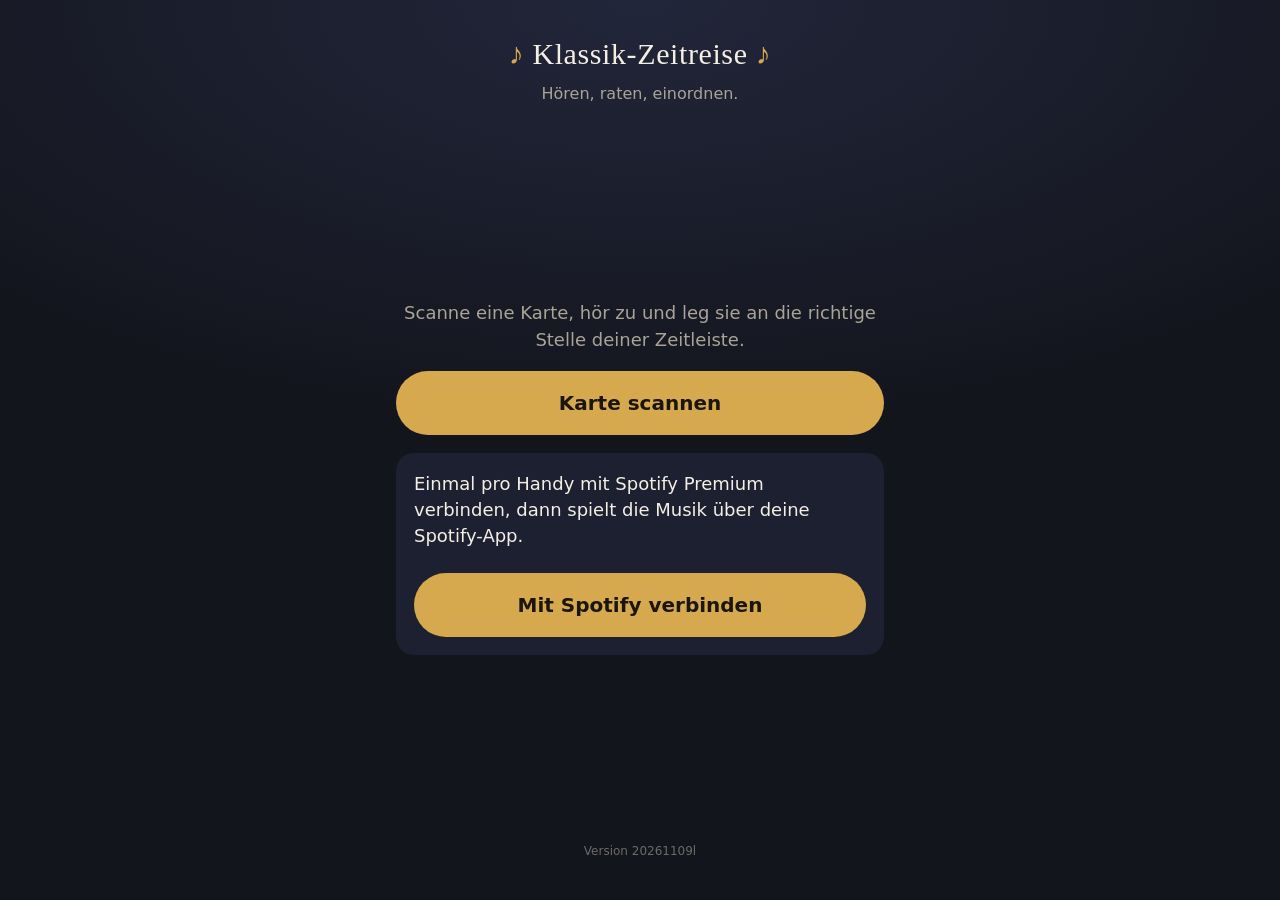
<file: index.html>
<!doctype html>
<html lang="de">
<head>
  <meta charset="utf-8">
  <meta name="viewport" content="width=device-width, initial-scale=1, viewport-fit=cover">
  <meta name="theme-color" content="#13151d">
  <meta name="apple-mobile-web-app-capable" content="yes">
  <meta name="robots" content="noindex">
  <title>Klassik-Zeitreise</title>
  <link rel="stylesheet" href="style.css?v=20261109l">
</head>
<body>
  <div class="wrap">
    <header>
      <h1><span class="orn">♪</span> <span id="game-name">Klassik-Zeitreise</span> <span class="orn">♪</span></h1>
      <p class="tagline">Hören, raten, einordnen.</p>
    </header>
    <main id="main"></main>
    <footer id="footer"></footer>
  </div>
  <script src="config.js?v=20261109l"></script>
  <script src="common.js?v=20261109l"></script>
  <script src="scanner.js?v=20261109l"></script>
  <script src="app.js?v=20261109l"></script>
</body>
</html>
</file>
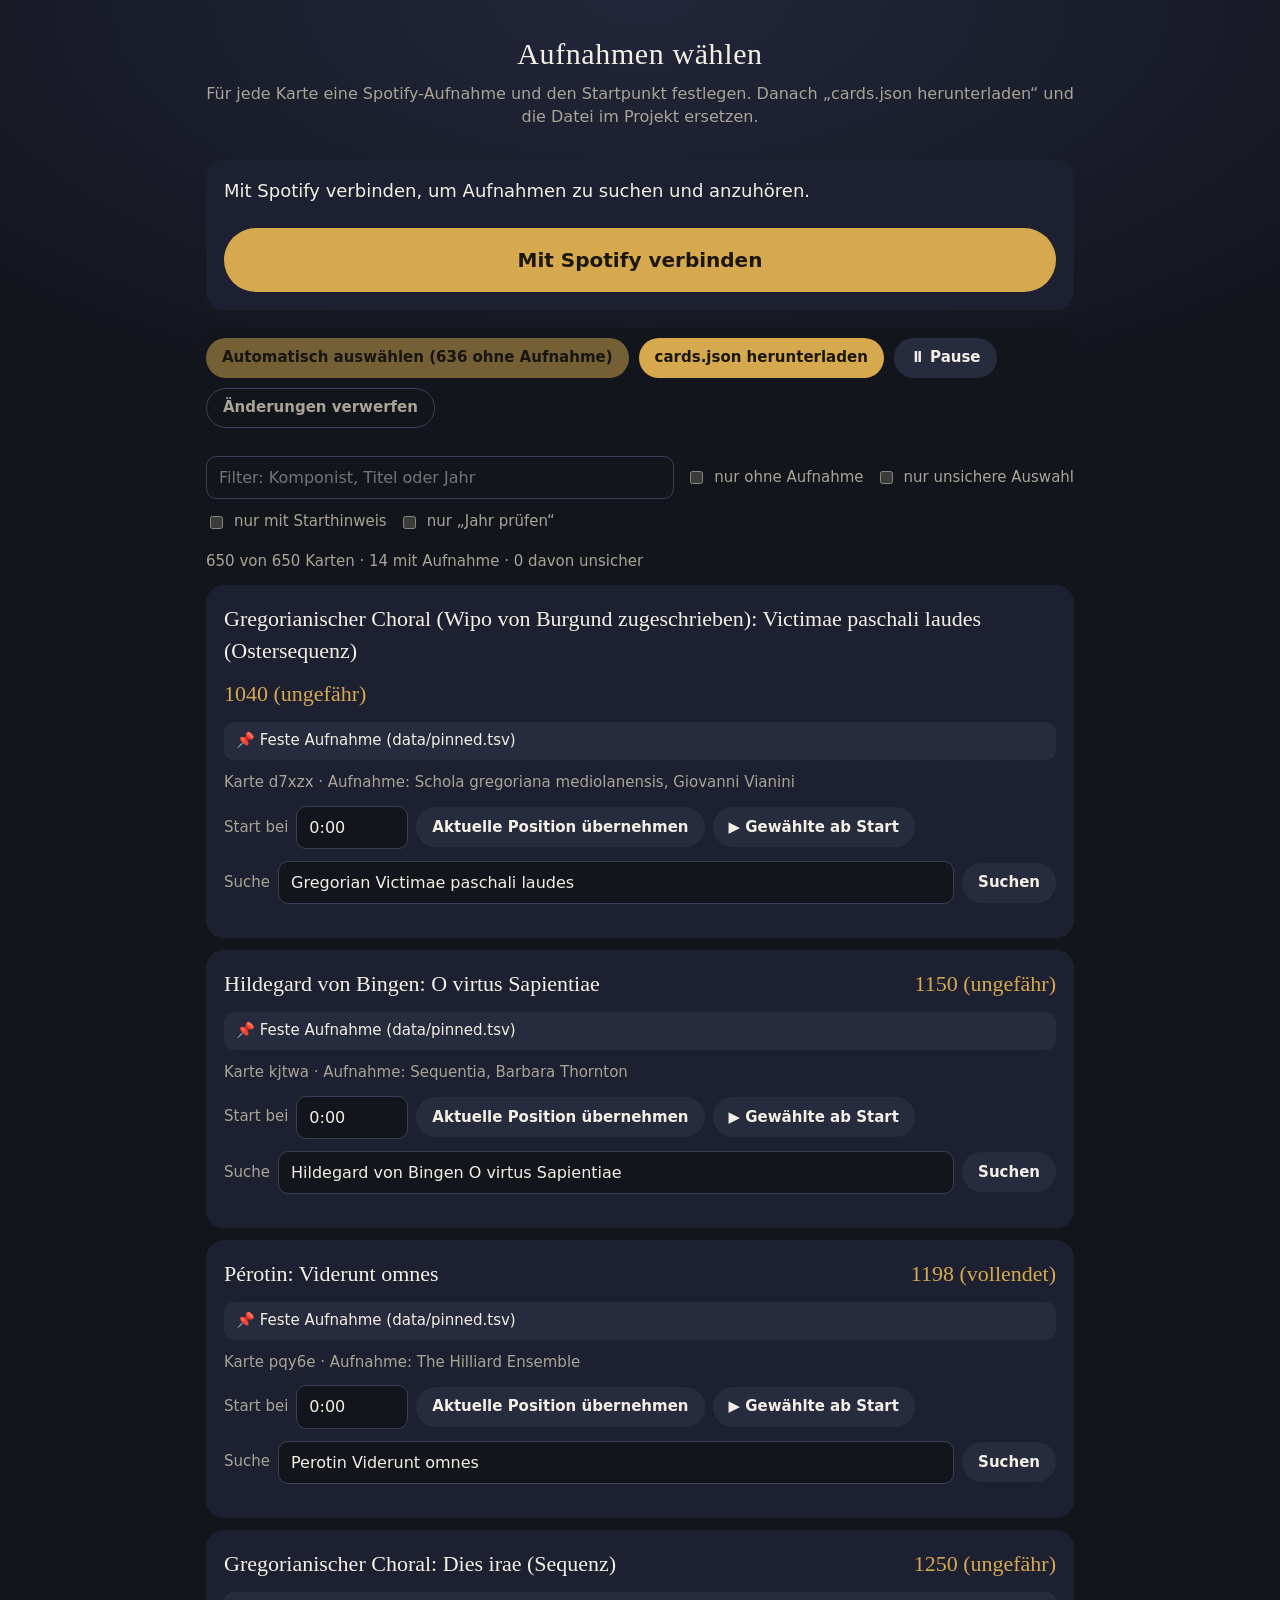
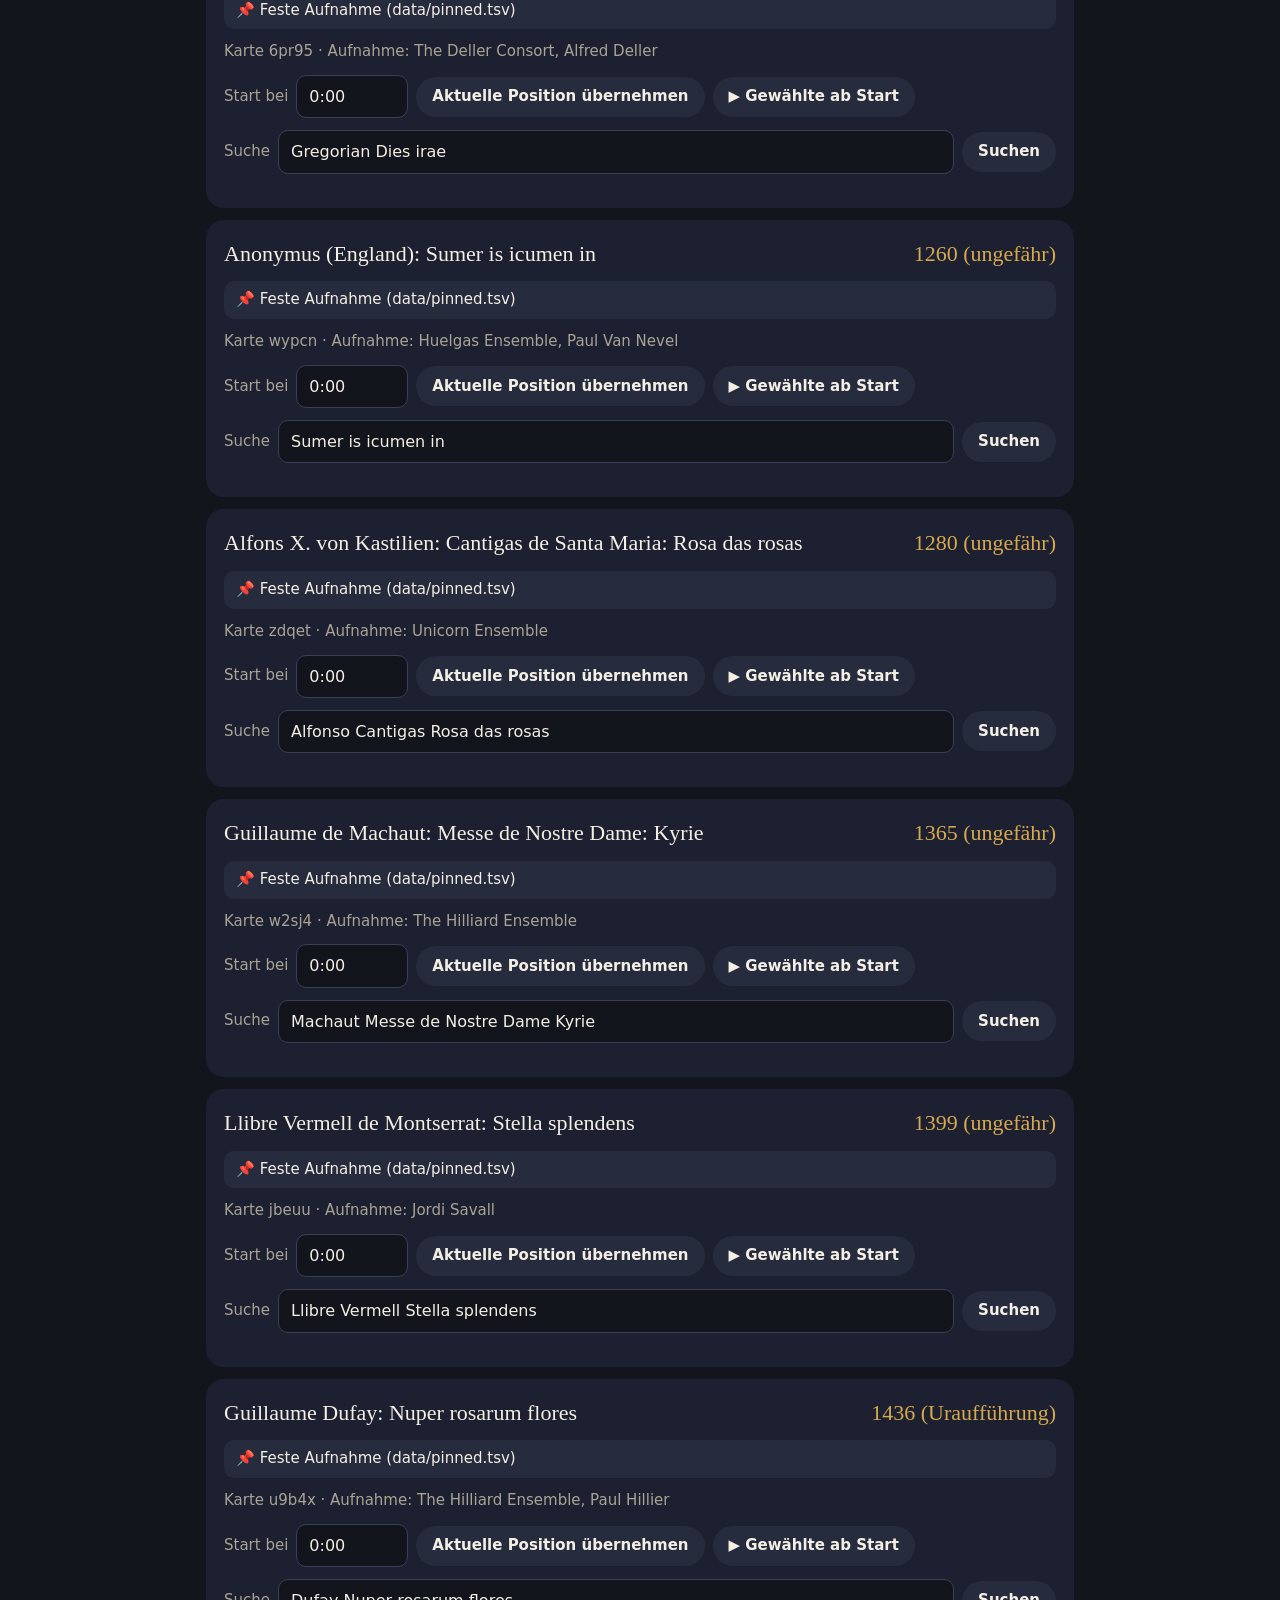
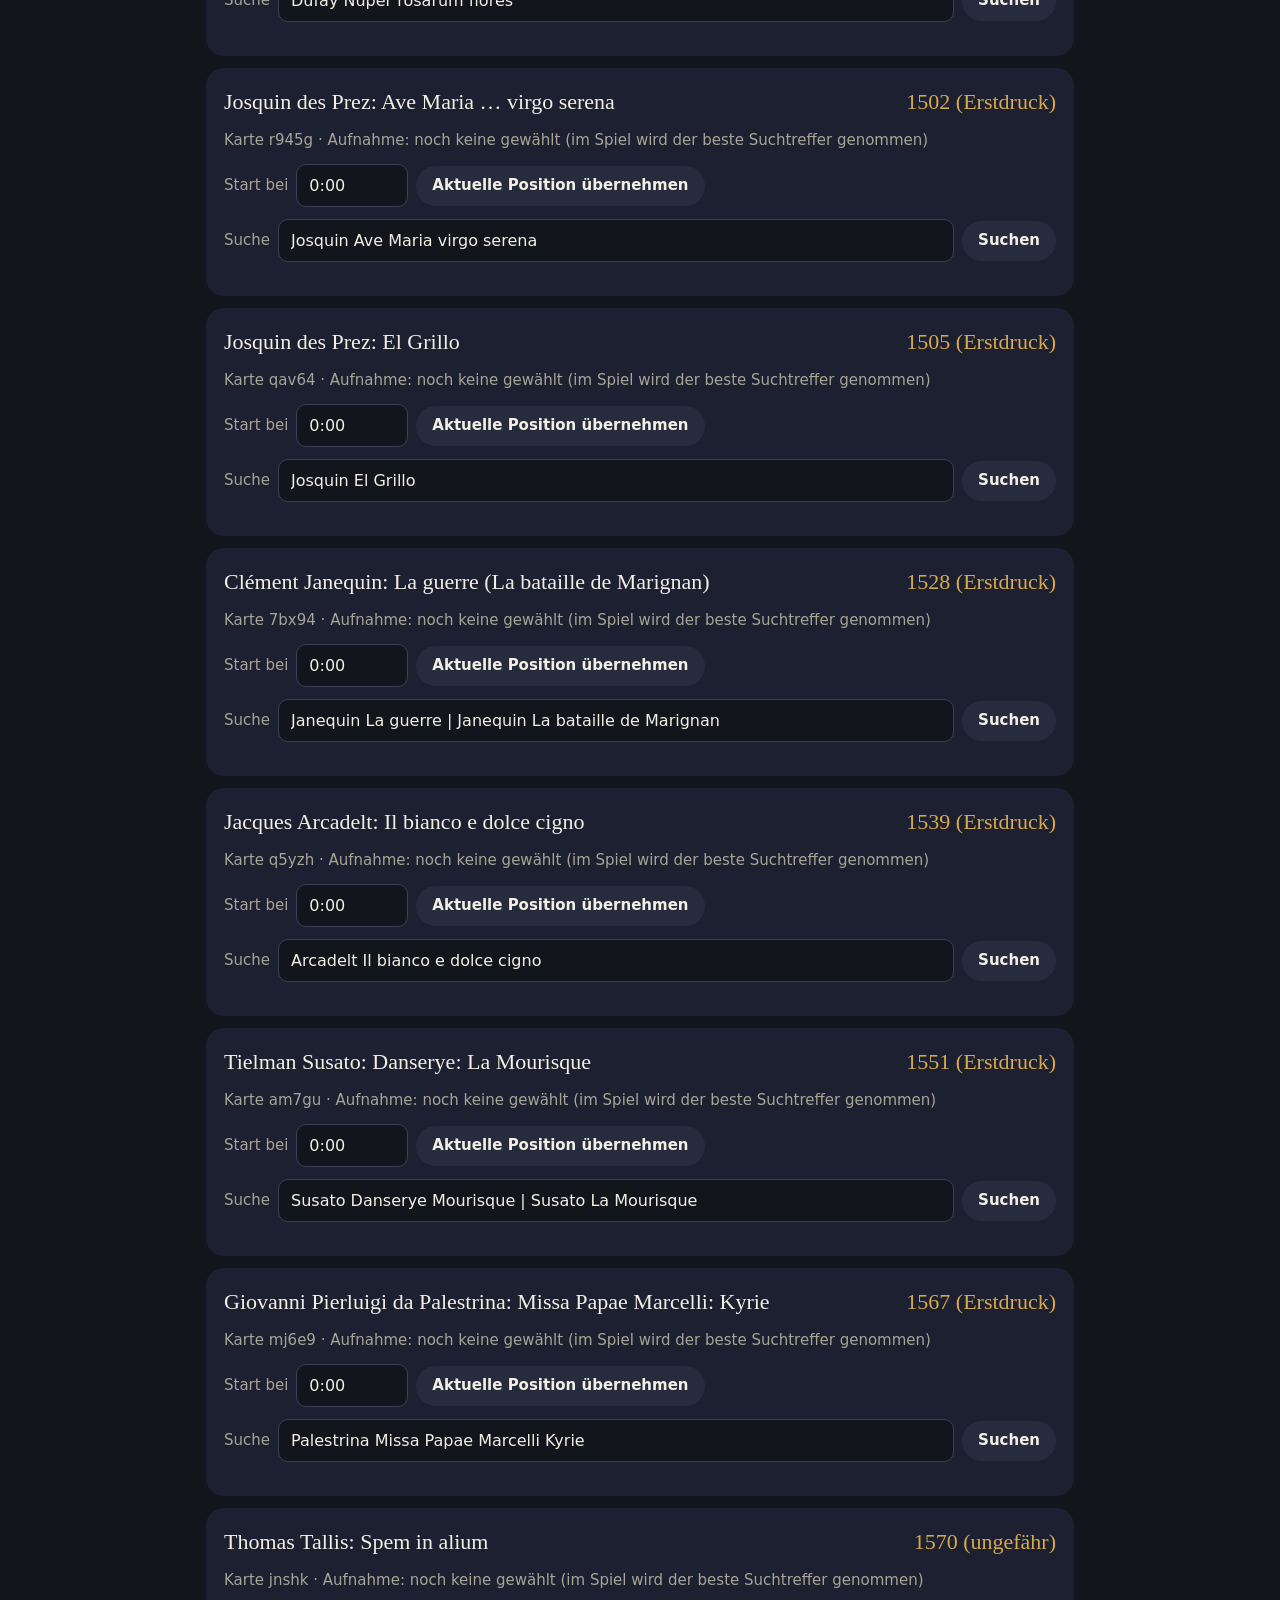
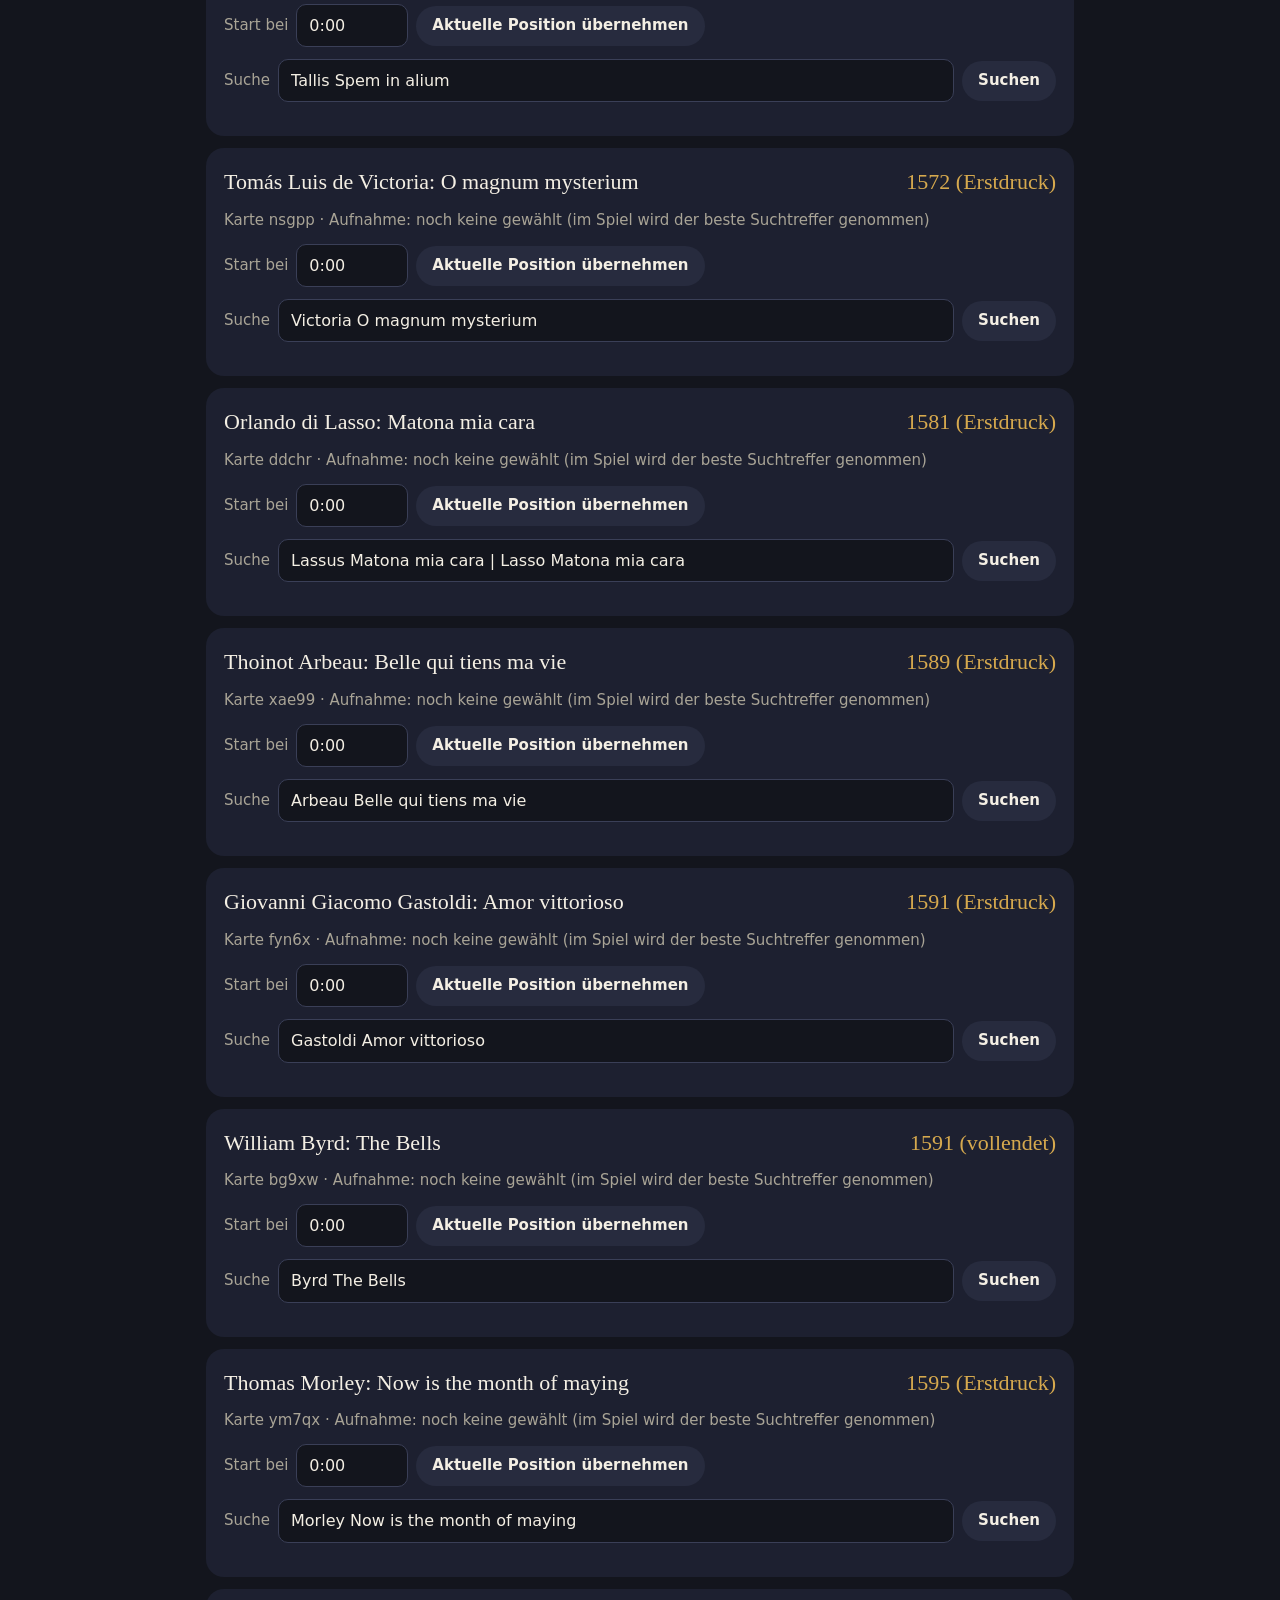
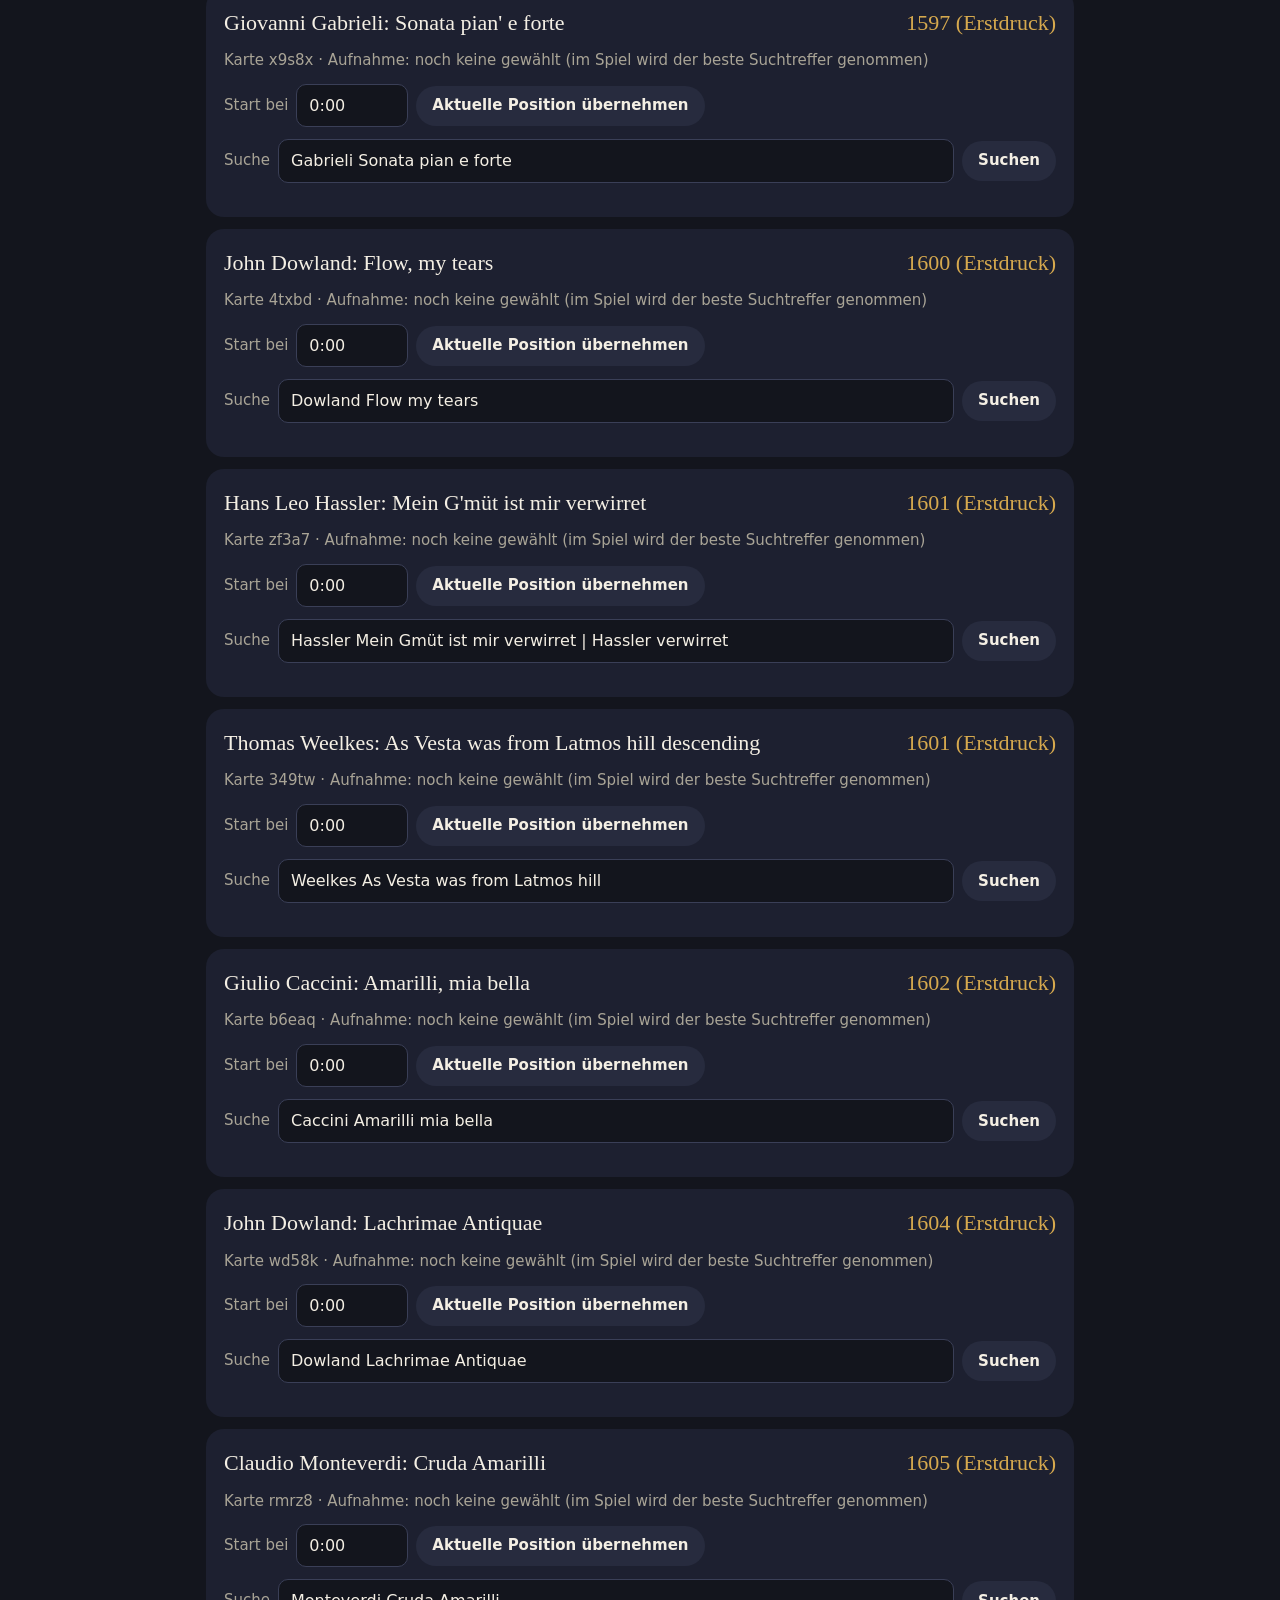
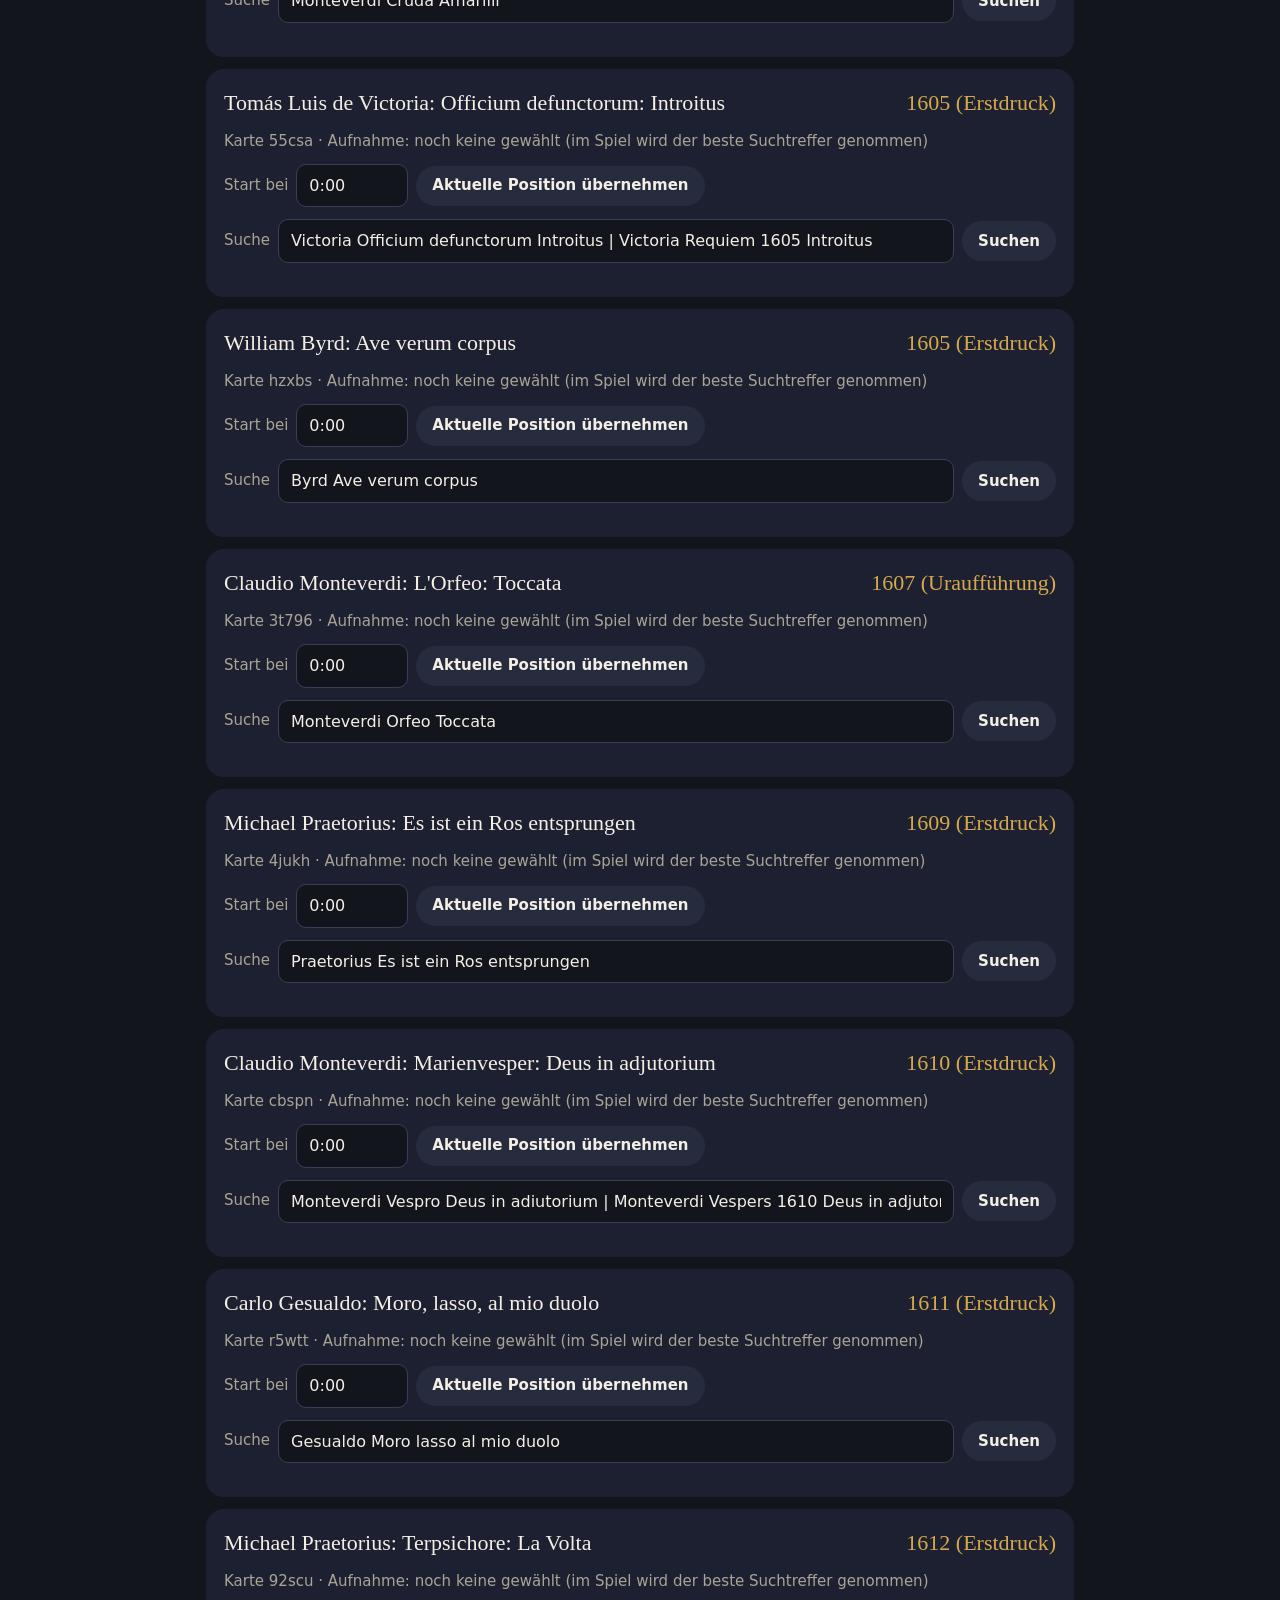
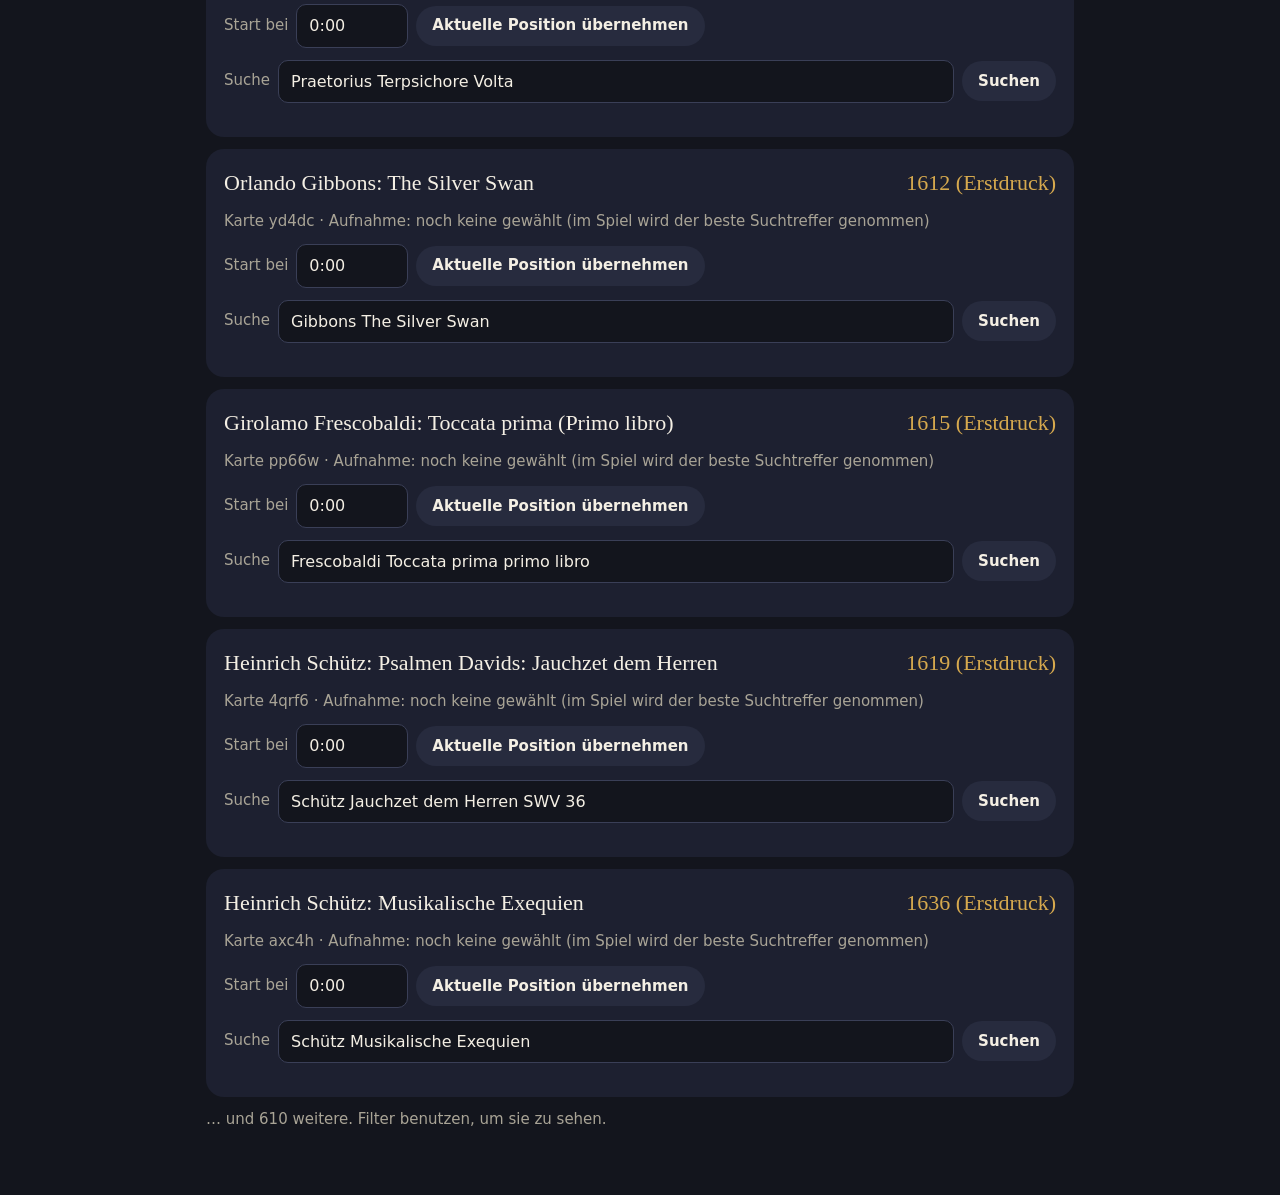
<file: prepare.html>
<!doctype html>
<html lang="de">
<head>
  <meta charset="utf-8">
  <meta name="viewport" content="width=device-width, initial-scale=1">
  <meta name="robots" content="noindex">
  <title>Aufnahmen wählen</title>
  <link rel="stylesheet" href="style.css?v=20261109l">
  <style>
    .wrap.wide { max-width: 900px; }
    main { justify-content: flex-start; }
    .card-head { display: flex; justify-content: space-between; gap: 12px; align-items: baseline; flex-wrap: wrap; }
    .card-head h2 { font-family: var(--font); font-weight: normal; font-size: 22px; margin: 0; }
    .card-head .yr { color: var(--accent); font-family: var(--font); font-size: 22px; }
    .muted { color: var(--muted); font-size: 15px; }
    label { font-size: 15px; color: var(--muted); display: flex; gap: 8px; align-items: center; flex-wrap: wrap; }
    input[type=text] { font: inherit; font-size: 16px; color: var(--text); background: var(--bg); border: 1px solid #3a3f57; border-radius: 10px; padding: 9px 12px; min-width: 0; }
    .grow { flex: 1; }
    .hits { display: flex; flex-direction: column; gap: 6px; margin-top: 4px; }
    .hit { display: flex; gap: 10px; align-items: center; background: var(--surface-2); border-radius: 12px; padding: 8px 10px; flex-wrap: wrap; }
    .hit.chosen { outline: 2px solid var(--accent); }
    .hit .info { flex: 1; min-width: 200px; font-size: 15px; }
    .hit .info b { font-weight: 600; }
    .badge { display: inline-block; font-size: 12px; font-weight: 600; padding: 2px 8px; border-radius: 999px; vertical-align: middle; }
    .badge-sicher { background: #2e4a35; color: var(--ok); }
    .badge-mittel { background: #4a4026; color: var(--accent); }
    .badge-unsicher { background: #4d2a26; color: var(--danger); }
    .hint { font-size: 15px; background: var(--surface-2); border-radius: 10px; padding: 8px 12px; }
    .toolbar { position: sticky; top: 0; z-index: 2; background: var(--bg); padding: 10px 0; display: flex; gap: 10px; flex-wrap: wrap; align-items: center; }
  </style>
</head>
<body>
  <div class="wrap wide">
    <header>
      <h1>Aufnahmen wählen</h1>
      <p class="tagline">Für jede Karte eine Spotify-Aufnahme und den Startpunkt festlegen. Danach „cards.json herunterladen“ und die Datei im Projekt ersetzen.</p>
    </header>
    <main id="main"></main>
  </div>
  <script src="config.js?v=20261109l"></script>
  <script src="common.js?v=20261109l"></script>
  <script src="prepare.js?v=20261109l"></script>
</body>
</html>
</file>
<file: style.css>
:root {
  --bg: #13151d;
  --surface: #1d2030;
  --surface-2: #272b3e;
  --text: #f4efe4;
  --muted: #a9a496;
  --accent: #d6a94e;
  --accent-ink: #1b1608;
  --danger: #e2786b;
  --ok: #8fc79a;
  --radius: 18px;
  --font: "Georgia", "Times New Roman", serif;
  --ui: system-ui, -apple-system, "Segoe UI", Roboto, sans-serif;
  color-scheme: dark;
}
* { box-sizing: border-box; }
html, body { margin: 0; }
body {
  background: radial-gradient(120% 80% at 50% 0%, #22263a 0%, var(--bg) 60%) fixed, var(--bg);
  color: var(--text);
  font-family: var(--ui);
  font-size: 18px;
  line-height: 1.45;
  min-height: 100dvh;
}
.wrap { max-width: 520px; margin: 0 auto; padding: 24px 16px 40px; display: flex; flex-direction: column; min-height: 100dvh; }
header { text-align: center; margin-bottom: 8px; }
h1 { font-family: var(--font); font-weight: normal; font-size: 30px; letter-spacing: 0.02em; margin: 8px 0 0; }
h1 .orn { color: var(--accent); }
.tagline { color: var(--muted); margin: 6px 0 0; font-size: 16px; }
main { flex: 1; display: flex; flex-direction: column; justify-content: center; gap: 18px; padding: 24px 0; }
footer { color: var(--muted); font-size: 14px; text-align: center; display: flex; flex-direction: column; gap: 8px; align-items: center; }

.btn {
  appearance: none; border: 0; border-radius: 999px; cursor: pointer;
  font: 600 18px/1 var(--ui); padding: 16px 24px; min-height: 54px;
  background: var(--surface-2); color: var(--text); text-decoration: none;
  display: inline-flex; align-items: center; justify-content: center; gap: 10px;
}
.btn:active { transform: scale(0.98); }
.btn-primary { background: var(--accent); color: var(--accent-ink); font-size: 20px; min-height: 64px; }
.btn-ghost { background: transparent; color: var(--muted); border: 1px solid #3a3f57; }
.btn-small { font-size: 15px; min-height: 40px; padding: 10px 16px; }
.btn[disabled] { opacity: 0.5; cursor: default; }
.link { background: none; border: 0; color: var(--muted); text-decoration: underline; font: inherit; font-size: 14px; cursor: pointer; padding: 4px; }

.row { display: flex; gap: 12px; justify-content: center; flex-wrap: wrap; }
.stack { display: flex; flex-direction: column; gap: 12px; }

.big-play {
  width: 200px; height: 200px; border-radius: 50%; margin: 0 auto; border: 0; cursor: pointer;
  background: radial-gradient(circle at 35% 30%, #f0cd7c, var(--accent) 55%, #a87b26);
  color: var(--accent-ink); box-shadow: 0 18px 50px rgba(214, 169, 78, 0.25), inset 0 -6px 18px rgba(0,0,0,0.2);
  display: grid; place-items: center;
}
.big-play svg { width: 84px; height: 84px; }
.big-play.playing { animation: pulse 2.4s ease-in-out infinite; }
@keyframes pulse { 50% { box-shadow: 0 18px 70px rgba(214, 169, 78, 0.45), inset 0 -6px 18px rgba(0,0,0,0.2); } }
.status { text-align: center; color: var(--muted); min-height: 1.4em; margin: 0; }

.panel { background: var(--surface); border-radius: var(--radius); padding: 18px; }
.panel p { margin: 0 0 12px; }
.panel p:last-child { margin-bottom: 0; }
.warn { border-left: 4px solid var(--danger); }
.okline { color: var(--ok); font-size: 15px; }

.answer { text-align: center; }
.answer .year { font-family: var(--font); font-size: 56px; color: var(--accent); line-height: 1; }
.answer .composer { font-size: 20px; font-weight: 600; margin-top: 10px; }
.answer .title { color: var(--muted); margin-top: 4px; }
.answer .egg { color: var(--accent); margin-top: 10px; font-size: 15px; }

.scan-overlay { position: fixed; inset: 0; background: #000; z-index: 10; display: flex; flex-direction: column; align-items: center; justify-content: flex-end; padding: 24px 16px; gap: 14px; }
.scan-overlay video { position: absolute; inset: 0; width: 100%; height: 100%; object-fit: cover; }
.scan-frame { position: absolute; top: 50%; left: 50%; width: min(70vw, 300px); aspect-ratio: 1; transform: translate(-50%, -60%); border: 3px solid var(--accent); border-radius: 24px; box-shadow: 0 0 0 9999px rgba(0,0,0,0.45); }
.scan-hint { position: relative; color: #fff; text-align: center; margin: 0; max-width: 420px; }
.scan-close { position: relative; color: #fff; border-color: #fff8; }
</file>
